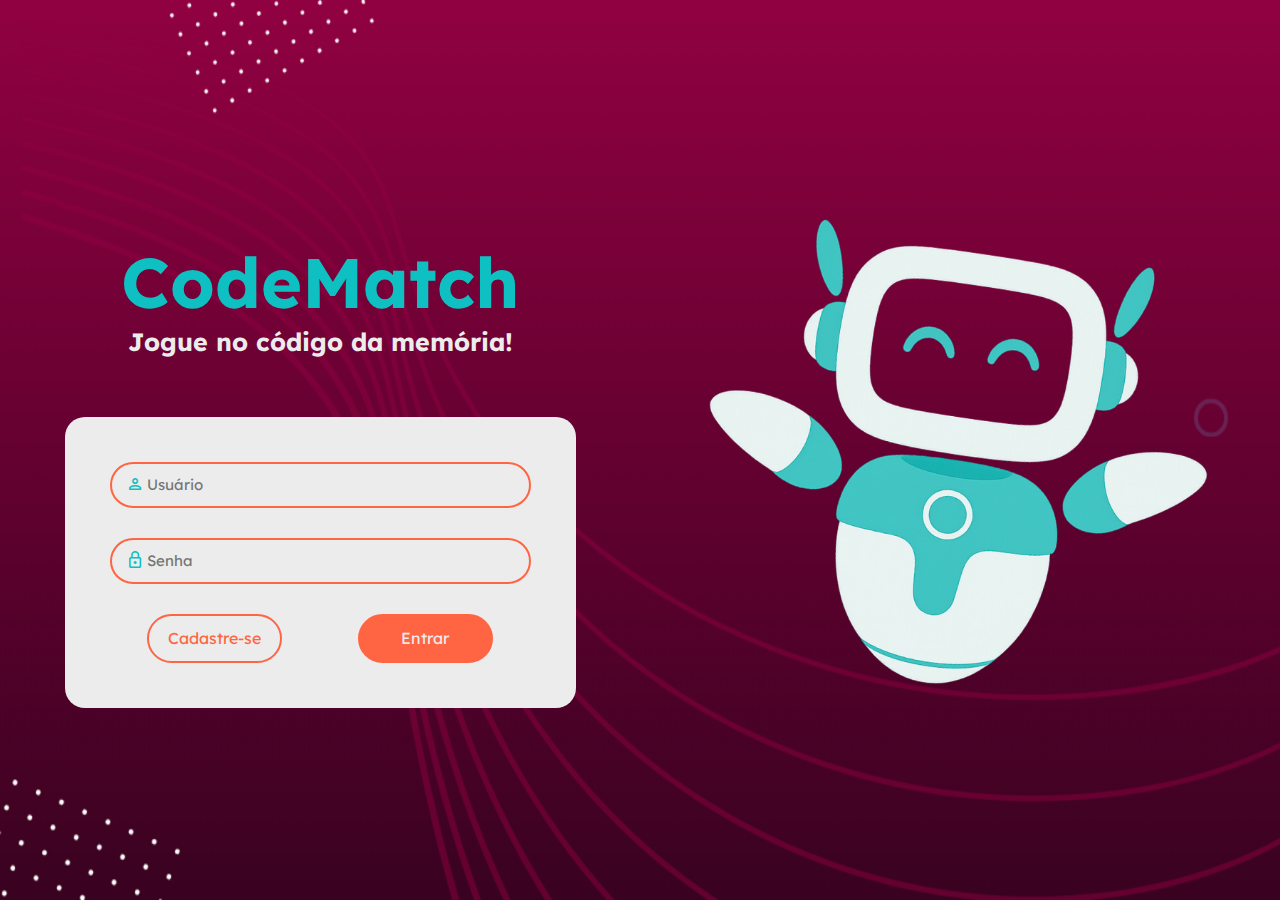
<file: public/index.html>
<!DOCTYPE html>
<html lang="pt-br">
<head>
    <meta charset="UTF-8">
    <meta name="viewport" content="width=device-width, initial-scale=1.0">
    <link rel="stylesheet" href="../css/globals.css">
    <link rel="stylesheet" href="../css/index.css">
    <link rel="icon" type="image/jpg" href="../img/robito.png">
    <link rel="preconnect" href="https://fonts.googleapis.com">
    <link rel="preconnect" href="https://fonts.gstatic.com" crossorigin>
    <link href="https://fonts.googleapis.com/css2?family=Lexend+Deca:wght@100..900&display=swap" rel="stylesheet"><link rel="stylesheet" href="https://fonts.googleapis.com/css2?family=Material+Symbols+Outlined">
    <title>CodeMatch</title>
</head>
<body class="index-body">
    <section id="index-login">
        <h1>CodeMatch</h1>
        <h3>Jogue no código da memória!</h3>
        <div class="background-div standart-form-div">
            <form action="#" class="standart-form">
                <div class="input-box input-box-login">
                    <span class="material-symbols-outlined">person</span>
                    <input type="text" placeholder="Usuário" class="standart-form-items form-items-login form-items-gray" required>
                </div>
                <div class="input-box input-box-login">
                    <span class="material-symbols-outlined">lock</span>
                    <input type="password" placeholder="Senha" class="standart-form-items form-items-login form-items-gray" required>
                </div>
                <div class="standart-btn-position">
                    <a href="cadastro.html" class="standart-form-buttons form-items-gray hover-border">Cadastre-se</a>
                    <a href="config.html" class="standart-form-buttons form-items-orange hover-background">Entrar</a>
                    <!-- <button type="submit" class="standart-form-buttons form-items-orange hover-background">Entrar</button> -->
                </div>
            </form>
        </div>
    </section>
    <div class="index-logo">
        <img src="../img/robito_inclinado.png" alt="Robô verde água mascote do jogo CodeMatch">
    </div>
</body>
</html>
</file>
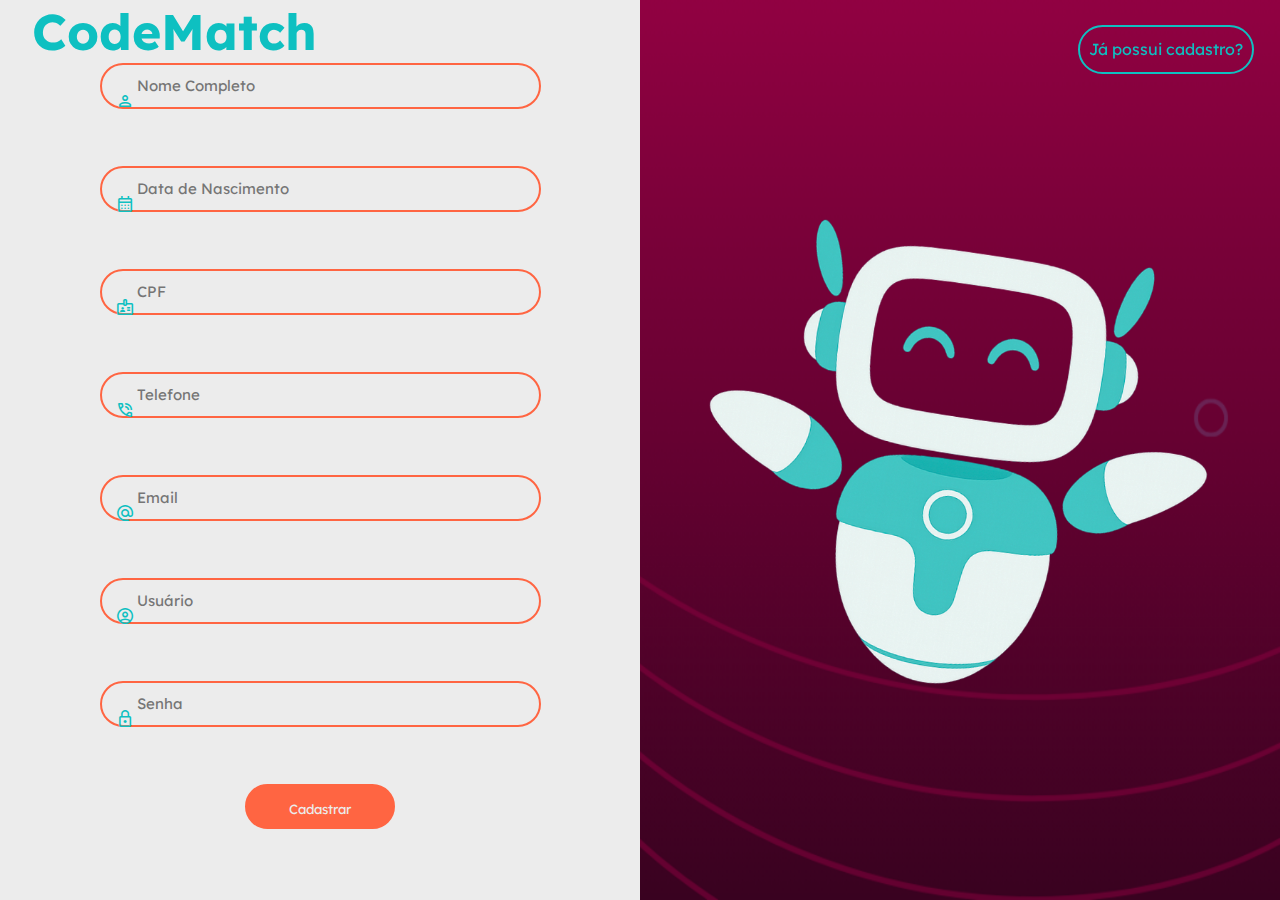
<file: public/cadastro.html>
<!DOCTYPE html>
<html lang="pt-br">
<head>
    <meta charset="UTF-8">
    <meta name="viewport" content="width=device-width, initial-scale=1.0">
    <link rel="stylesheet" href="../css/globals.css">
    <link rel="stylesheet" href="../css/index.css">
    <link rel="stylesheet" href="../css/cadastro.css">
    <link rel="icon" type="image/jpg" href="../img/robito.png">
    <link rel="preconnect" href="https://fonts.googleapis.com">
    <link rel="preconnect" href="https://fonts.gstatic.com" crossorigin>
    <link href="https://fonts.googleapis.com/css2?family=Lexend+Deca:wght@100..900&display=swap" rel="stylesheet">
    <link rel="stylesheet" href="https://fonts.googleapis.com/css2?family=Material+Symbols+Outlined">
    <title>CodeMatch - Cadastro</title>
</head>
<body class="index-body">
    <div id="index-cadastro">
        <div id="cadastro-title">
            <h2>CodeMatch</h2>
        </div>
        <form action="#" id="cadastro-form">
            <div class="input-box input-box-cadastro">
                <span class="material-symbols-outlined">person</span>
                <input type="text" placeholder="Nome Completo" class="standart-form-items form-items-cadastro form-items-gray" required>
            </div>
            <div class="input-box input-box-cadastro">
                <span class="material-symbols-outlined">calendar_month</span>
                <input type="text" placeholder="Data de Nascimento" class="standart-form-items form-items-cadastro form-items-gray" onfocus="this.type='date'" onblur="if (!this.value) this.type='text'" required>
            </div>
            <div class="input-box input-box-cadastro">
                <span class="material-symbols-outlined">badge</span>
                <input type="text" placeholder="CPF" class="standart-form-items form-items-cadastro form-items-gray" maxlength="14" required>
            </div>
            <div class="input-box input-box-cadastro">
                <span class="material-symbols-outlined">phone_in_talk</span>
                <input type="text" placeholder="Telefone" class="standart-form-items form-items-cadastro form-items-gray" maxlength="15" required>
            </div>
            <div class="input-box input-box-cadastro">
                <span class="material-symbols-outlined">alternate_email</span>
                <input type="email" placeholder="Email" class="standart-form-items form-items-cadastro form-items-gray" required>
            </div>
            <div class="input-box input-box-cadastro">
                <span class="material-symbols-outlined">account_circle</span>
                <input type="text" placeholder="Usuário" class="standart-form-items form-items-cadastro form-items-gray" required>
            </div>
            <div class="input-box input-box-cadastro">
                <span class="material-symbols-outlined">lock</span>
                <input type="password" placeholder="Senha" class="standart-form-items form-items-cadastro form-items-gray" required>
            </div>
            <div class="standart-btn-position">
                <button type="submit" class="standart-form-buttons form-items-orange hover-background">Cadastrar</button>
            </div>
        </form>
    </div>
    <div class="index-logo">
        <img src="../img/robito_inclinado.png" alt="Robô verde água mascote do jogo CodeMatch">
        <a href="index.html" id="cadastro-link" class="form-items-green hover-border">Já possui cadastro?</a>
    </div>
    
    <script src="../js/validation.js"></script>
</body>
</html>
</file>
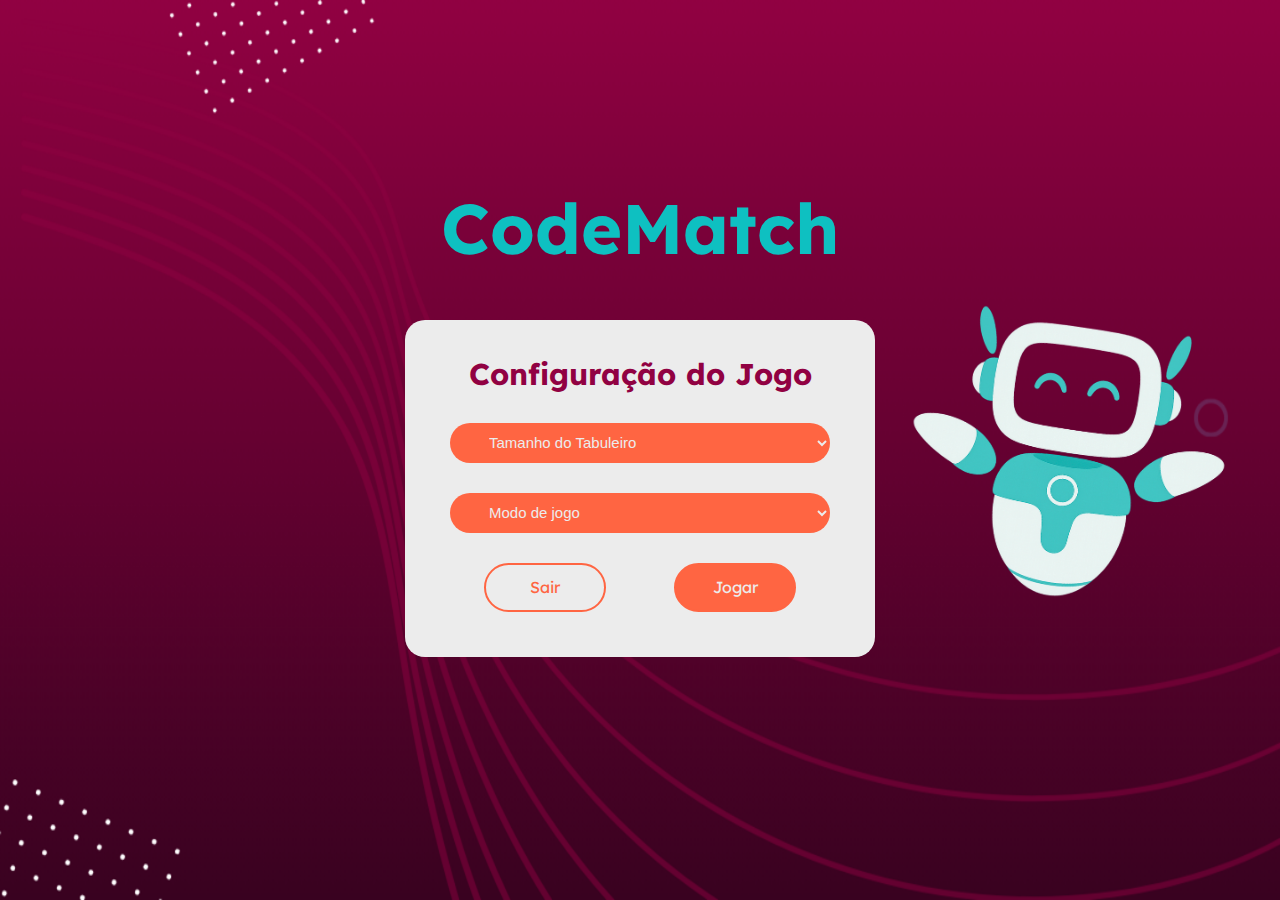
<file: public/config.html>
<!DOCTYPE html>
<html lang="pt-br">
<head>
    <meta charset="UTF-8">
    <meta name="viewport" content="width=device-width, initial-scale=1.0">
    <link rel="stylesheet" href="../css/globals.css">
    <link rel="stylesheet" href="../css/index.css">
    <link rel="stylesheet" href="../css/config.css">
    <link rel="icon" type="image/png" href="../img/robito.png">
    <link rel="preconnect" href="https://fonts.googleapis.com">
    <link rel="preconnect" href="https://fonts.gstatic.com" crossorigin>
    <link href="https://fonts.googleapis.com/css2?family=Lexend+Deca:wght@100..900&display=swap" rel="stylesheet"><link rel="stylesheet" href="https://fonts.googleapis.com/css2?family=Material+Symbols+Outlined" />
    <title>CodeMatch</title>
</head>
<body class="index-body">
    <section id="config-game">
        <h1>CodeMatch</h1>
        <div class="background-div standart-form-div">
            <h2>Configuração do Jogo</h2>
            <select class="select-game" name="size-game">
                <option selected hidden>Tamanho do Tabuleiro</option>
                <option value="2">2x2</option>
                <option value="4">4x4</option>
                <option value="6">6x6</option>
                <option value="8">8x8</option>
            </select>

            <select class="select-game" name="game-mode">
                <option selected hidden>Modo de jogo</option>
                <option value="classico">Clássico</option>
                <option value="contra-tempo">Contra o tempo</option>
            </select>

            <div class="standart-btn-position">
                <a href="index.html" class="standart-form-buttons form-items-gray hover-border">Sair</a>
                <a href="./partida/classico_seis.html" class="standart-form-buttons form-items-orange hover-background">Jogar</a>
            </div>
        </div>

        <img src="../img/robito_inclinado.png" alt="Robô verde água mascote do jogo CodeMatch">

    </section>
</body>
</html>
</file>
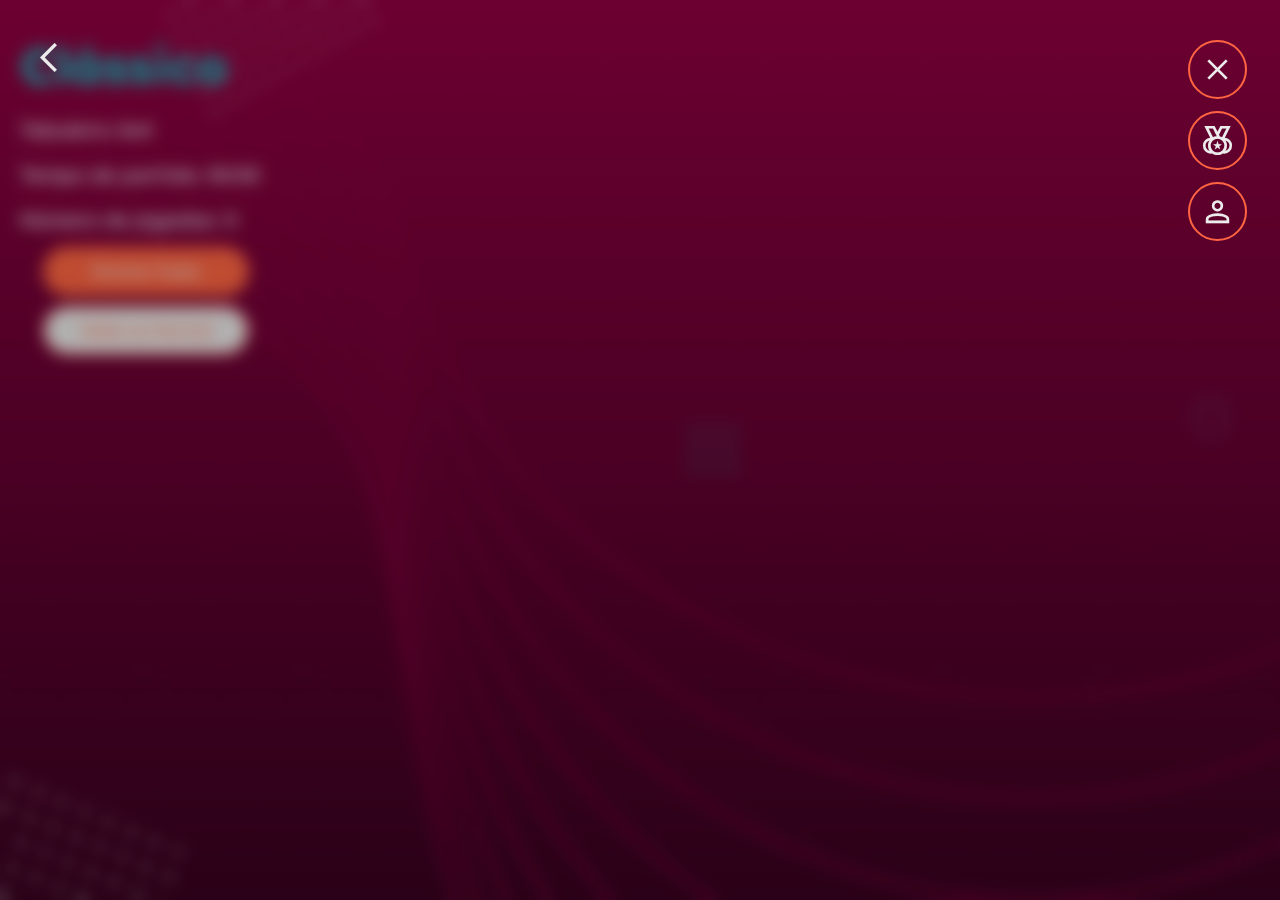
<file: public/jogo.html>
<!DOCTYPE html>
<html lang="pt-br">

<head>
  <meta charset="UTF-8">
  <meta name="viewport" content="width=device-width, initial-scale=1.0">
  <link rel="stylesheet" href="../css/globals.css">
  <link rel="stylesheet" href="../css/index.css">
  <link rel="stylesheet" href="../css/cadastro.css">
  <link rel="stylesheet" href="../css/partida.css">
  <link rel="stylesheet" href="../css/blur.css">
  <link rel="stylesheet" href="../css/trapaca.css">
  <link rel="icon" type="image/jpg" href="../img/robito.png">
  <link rel="preconnect" href="https://fonts.googleapis.com">
  <link rel="preconnect" href="https://fonts.gstatic.com" crossorigin>
  <link href="https://fonts.googleapis.com/css2?family=Lexend+Deca:wght@100..900&display=swap" rel="stylesheet">
  <link rel="stylesheet" href="https://fonts.googleapis.com/css2?family=Material+Symbols+Outlined">
  <title>CodeMatch</title>
</head>

<body class="index-body">
  <div class="botao-voltar">
    <a href="config.html">
      <span class="material-symbols-outlined">arrow_back_ios</span>
    </a>
  </div>

  <section id="partida">
    <div class="partida-info">
      <h1 id="modoTitulo"></h1>
      <p id="infoTabuleiro">Tabuleiro 4x4</p>

      <p id="infoTempoClassico">Tempo de partida: 00:00</p>

      <p id="infoJogadas">Número de jogadas: 0</p>

      <div class="relogio center" id="relogioRegressivo" style="display: none;">
        <h2 id="infoTempoRegresivo">00:00</h2>
      </div>

      <div class="botoes-trapaca">
        <a href="#" id="btn-mostrar-todas" class="standart-form-buttons form-items-orange hover-background">
          Mostrar Todas
        </a>
        <a href="#" id="btn-voltar-normal" class="standart-form-buttons form-items-gray hover-border">
          Voltar ao Normal
        </a>
      </div>
    </div>

    <div class="partida-jogo center">
      <div class="tabuleiro"></div>
    </div>

    <div class="partida-buttons">
      <a href="#" id="btn-desistir" title="Desistir" class="buttons-desistir">
        <span class="material-symbols-outlined">close</span>
      </a>

      <a href="ranking.html" title="Ranking Global">
        <span class="material-symbols-outlined">social_leaderboard</span>
      </a>

      <a href="perfil.html" title="Perfil">
        <span class="material-symbols-outlined">person</span>
      </a>
    </div>

    <div id="desistencia-modal" class="overlay" style="display: none;">
      <div class="background-div standart-form-div modal-box">
        <h2 id="modal-titulo">Deseja realmente desistir?</h2>
        <p id="modal-mensagem">Todo o seu progresso será perdido.</p>
        <div class="standart-btn-position">
          <a href="#" id="modal-cancelar" class="standart-form-buttons form-items-gray hover-border">Não</a>
          <a href="perfil.html" id="modal-confirmar"
            class="standart-form-buttons form-items-orange hover-background">Sim</a>
        </div>
      </div>
    </div>
  </section>

  <script src="../js/tabuleiro.js"></script>
  <script src="../js/jogo.js"></script>
  <script src="../js/trapaca.js"></script>
</body>

</html>
</file>
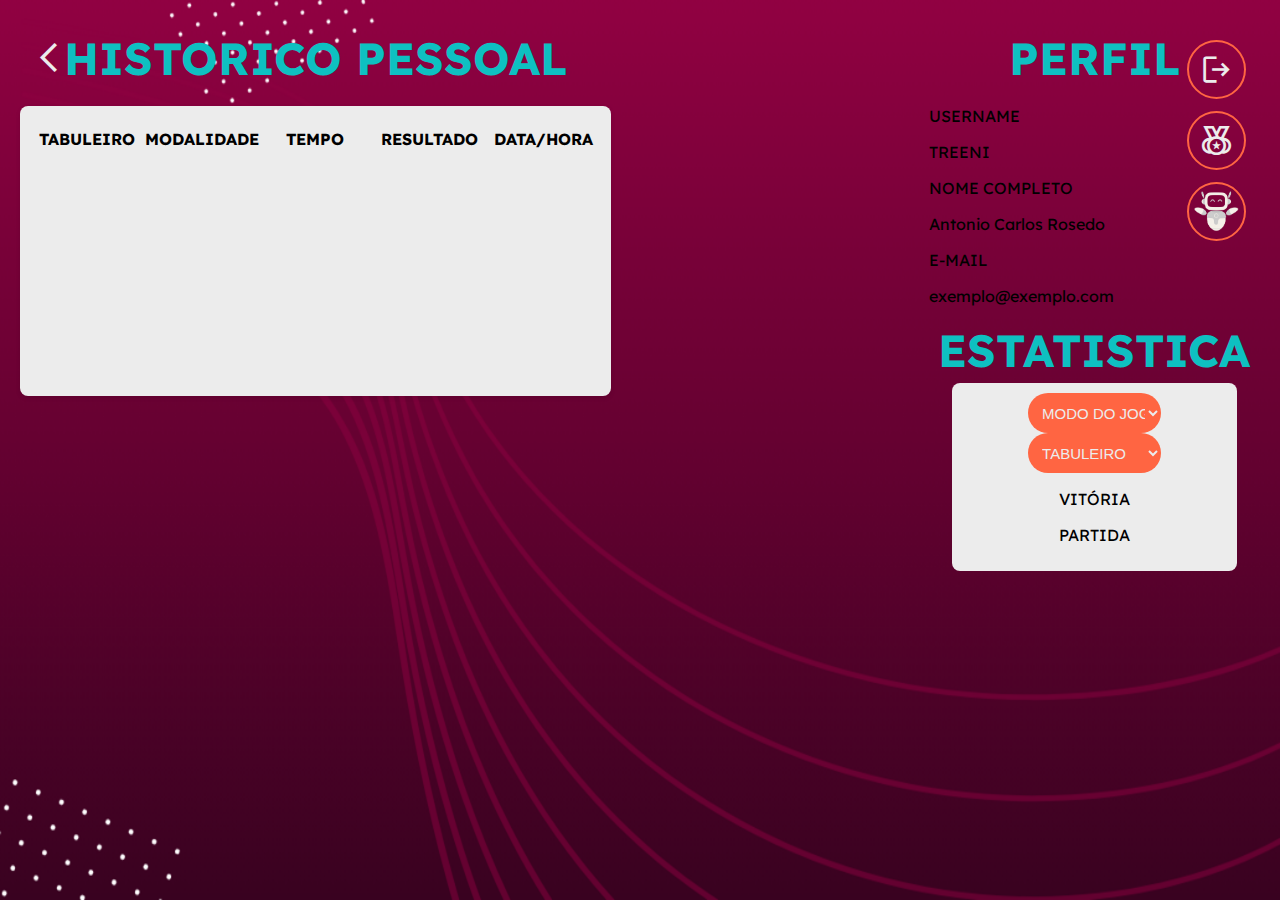
<file: public/perfil.html>
<!DOCTYPE html>
<html lang="pt-br">

<head>
    <meta charset="UTF-8">
    <meta name="viewport" content="width=device-width, initial-scale=1.0">
    <link rel="stylesheet" href="../css/globals.css">
    <link rel="stylesheet" href="../css/perfil.css">
    <link rel="icon" type="image/png" href="../img/robito.png">
    <link rel="preconnect" href="https://fonts.googleapis.com">
    <link rel="preconnect" href="https://fonts.gstatic.com" crossorigin>
    <link href="https://fonts.googleapis.com/css2?family=Lexend+Deca:wght@100..900&display=swap" rel="stylesheet">
    <link rel="stylesheet" href="https://fonts.googleapis.com/css2?family=Material+Symbols+Outlined" />
    <title>CodeMatch</title>
</head>

<body class="perfil-body">
    <div class="botao-voltar">
        <a href="javascript:history.back()"><span class="material-symbols-outlined">arrow_back_ios</span></a>
    </div>

    <section id="perfil-table">
        <div class="div-pagina">
            <div class="div-tabela">
                <h2>HISTORICO PESSOAL</h2>
                <table class="table-perfil">
                    <tr>
                        <th>TABULEIRO</th>
                        <th>MODALIDADE</th>
                        <th>TEMPO</th>
                        <th>RESULTADO</th>
                        <th>DATA/HORA</th>
                    </tr>
                    <tr>
                        <td>8x8</td>
                        <td>CONTRA O TEMPO</td>
                        <td>11:00</td>
                        <td>VITÓRIA</td>
                        <td>08/09/2025 - 16:54</td>
                    </tr>
                    <tr>
                        <td>8x8</td>
                        <td>CONTRA O TEMPO</td>
                        <td>11:00</td>
                        <td>VITÓRIA</td>
                        <td>08/09/2025 - 16:54</td>
                    </tr>
                    <tr>
                        <td>8x8</td>
                        <td>CONTRA O TEMPO</td>
                        <td>11:00</td>
                        <td>VITÓRIA</td>
                        <td>08/09/2025 - 16:54</td>
                    </tr>
                    <tr>
                        <td>8x8</td>
                        <td>CONTRA O TEMPO</td>
                        <td>11:00</td>
                        <td>VITÓRIA</td>
                        <td>08/09/2025 - 16:54</td>
                    </tr>
                </table>
            </div>
        </div>
            <div class="div-info-perfil">
                <h2>PERFIL</h2>
                <div class="personal_info">
                    <p class="title">USERNAME</p>
                    <p class="content">TREENI</p>
                    <p class="title">NOME COMPLETO</p>
                    <p class="content">Antonio Carlos Rosedo</p>
                    <p class="title">E-MAIL</p>
                    <p class="content">exemplo@exemplo.com</p>
                </div>
                <div class="div-estatistica">
                    <h2>ESTATISTICA</h2>
                    <div class="estatistica">
                        <select class="select-game" name="size-game">
                            <option selected hidden>MODO DO JOGO</option>
                            <option value="2">QUALQUER</option>
                            <option value="4">CLASSICO</option>
                            <option value="6">CONTRA TEMPO</option>
                        </select>
                        <select class="select-game" name="size-game">
                            <option selected hidden>TABULEIRO</option>
                            <option value="2">TODOS</option>
                            <option value="4">2X2</option>
                            <option value="6">4X4</option>
                            <option value="6">6X6</option>
                            <option value="6">8X8</option>
                        </select>
                        <div class="test">
                            <p class="title">VITÓRIA</p>
                            <p class="title">PARTIDA</p>
                        </div>
                    </div>
                </div>
            </div>
    </section>

    <div class="partida-buttons buttons-absolute">
        <a href="index.html" title="Sair">
            <span class="material-symbols-outlined">logout</span>
        </a>
        <a href="ranking.html" title="Ranking Global">
            <span class="material-symbols-outlined">social_leaderboard</span>
        </a>
        <a href="perfil.html" title="Jogar agora!">
            <img src="../img/robito_branco.png" alt="">
        </a>
    </div>
    <!-- <section class="index-logo">
        <img src="../img/robito_inclinado.png" alt="Robô verde água mascote do jogo CodeMatch">
    </section> -->
</body>

</html>
</file>
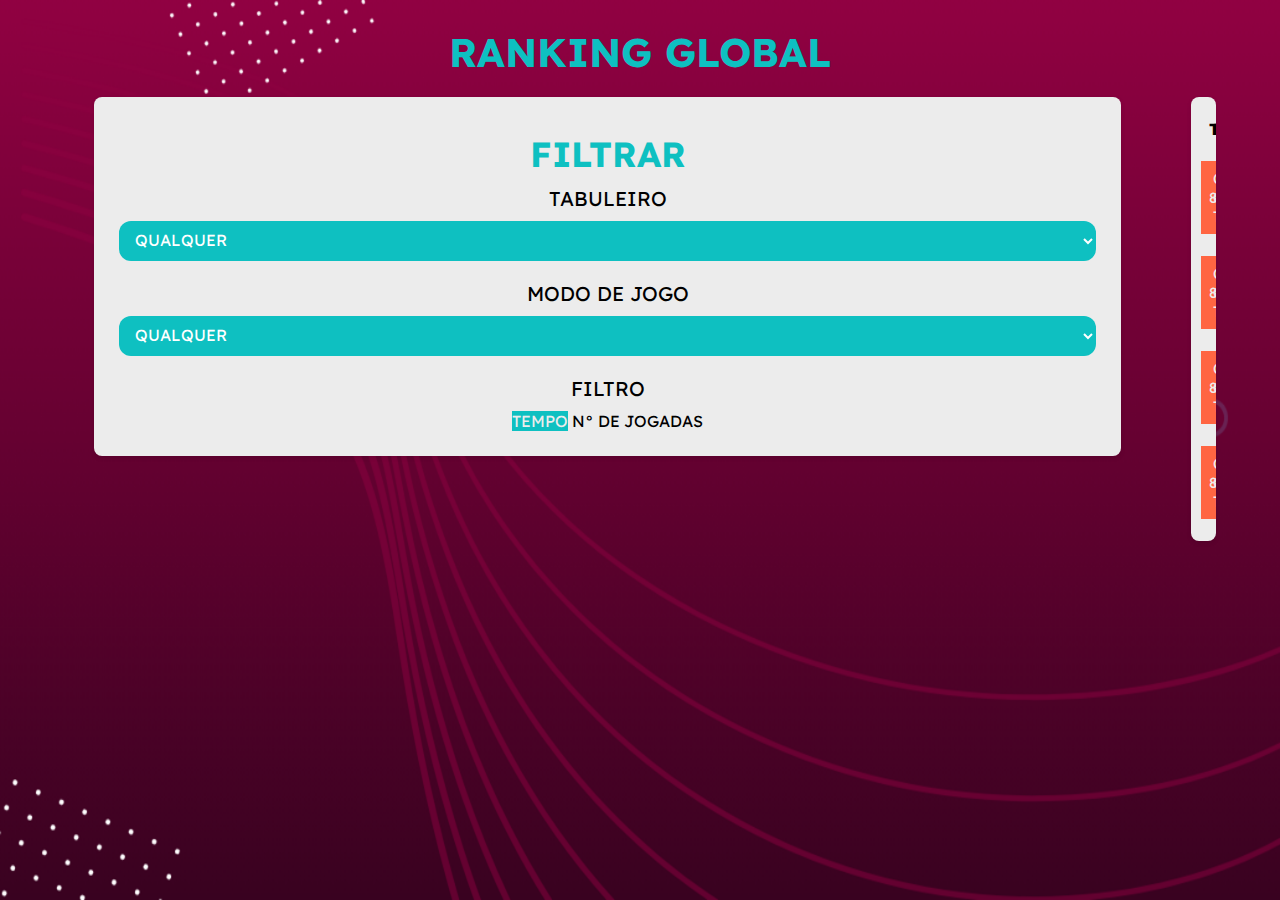
<file: public/ranking.html>
<!DOCTYPE html>
<html lang="pt-br">

<head>
    <meta charset="UTF-8">
    <meta name="viewport" content="width=device-width, initial-scale=1.0">
    <link rel="stylesheet" href="../css/globals.css">
    <link rel="stylesheet" href="../css/index.css">
    <link rel="stylesheet" href="../css/config.css">
    <link rel="stylesheet" href="../css/ranking.css">
    <link rel="stylesheet" href="../css/config_temporario.css">
    <link rel="icon" type="image/png" href="../img/robito.png">
    <link rel="preconnect" href="https://fonts.googleapis.com">
    <link rel="preconnect" href="https://fonts.gstatic.com" crossorigin>
    <link href="https://fonts.googleapis.com/css2?family=Lexend+Deca:wght@100..900&display=swap" rel="stylesheet">
    <link rel="stylesheet" href="https://fonts.googleapis.com/css2?family=Material+Symbols+Outlined" />
    <title>CodeMatch</title>
</head>

<body class="index-body">
    <section id="ranking">
        <h1>RANKING GLOBAL</h1>
        <div class="div-pagina">
            <div class="div-filtro">
                <h2>FILTRAR</h2>
                <div class="filtrar-ranking">
                    <p>TABULEIRO</p>
                    <select class="select-game" name="size-game">
                        <option selected hidden>QUALQUER</option>
                        <option value="1">2X2</option>
                        <option value="2">4X4</option>
                        <option value="3">6X6</option>
                        <option value="4">8X8</option>
                    </select>
                    <p>MODO DE JOGO</p>
                    <select class="select-game" name="size-game">
                        <option selected hidden>QUALQUER</option>
                        <option value="1">CLÁSSICO</option>
                        <option value="2">CONTRA TEMPO</option>
                    </select>
                    <p>FILTRO</p>
                    <input type="radio" id="filtro-tempo" name="filtro" checked>
                    <label for="filtro-tempo">TEMPO</label>

                    <input type="radio" id="filtro-jogadas" name="filtro">
                    <label for="filtro-jogadas">N° DE JOGADAS</label>
                </div>
            </div>
            <div class="div-ranking">
                <table class="table-ranking">
                    <tr>
                        <th>TABULEIRO</th>
                        <th>MODALIDADE</th>
                        <th>TEMPO</th>
                        <th>RESULTADO</th>
                        <th>DATA/HORA</th>
                    </tr>
                    <tr>
                        <td>8x8</td>
                        <td>CONTRA O TEMPO</td>
                        <td>11:00</td>
                        <td>VITÓRIA</td>
                        <td>08/09/2025 - 16:54</td>
                    </tr>
                    <tr>
                        <td>8x8</td>
                        <td>CONTRA O TEMPO</td>
                        <td>11:00</td>
                        <td>VITÓRIA</td>
                        <td>08/09/2025 - 16:54</td>
                    </tr>
                    <tr>
                        <td>8x8</td>
                        <td>CONTRA O TEMPO</td>
                        <td>11:00</td>
                        <td>VITÓRIA</td>
                        <td>08/09/2025 - 16:54</td>
                    </tr>
                    <tr>
                        <td>8x8</td>
                        <td>CONTRA O TEMPO</td>
                        <td>11:00</td>
                        <td>VITÓRIA</td>
                        <td>08/09/2025 - 16:54</td>
                    </tr>
                </table>
            </div>
        </div>
    </section>
</body>

</html>
</file>
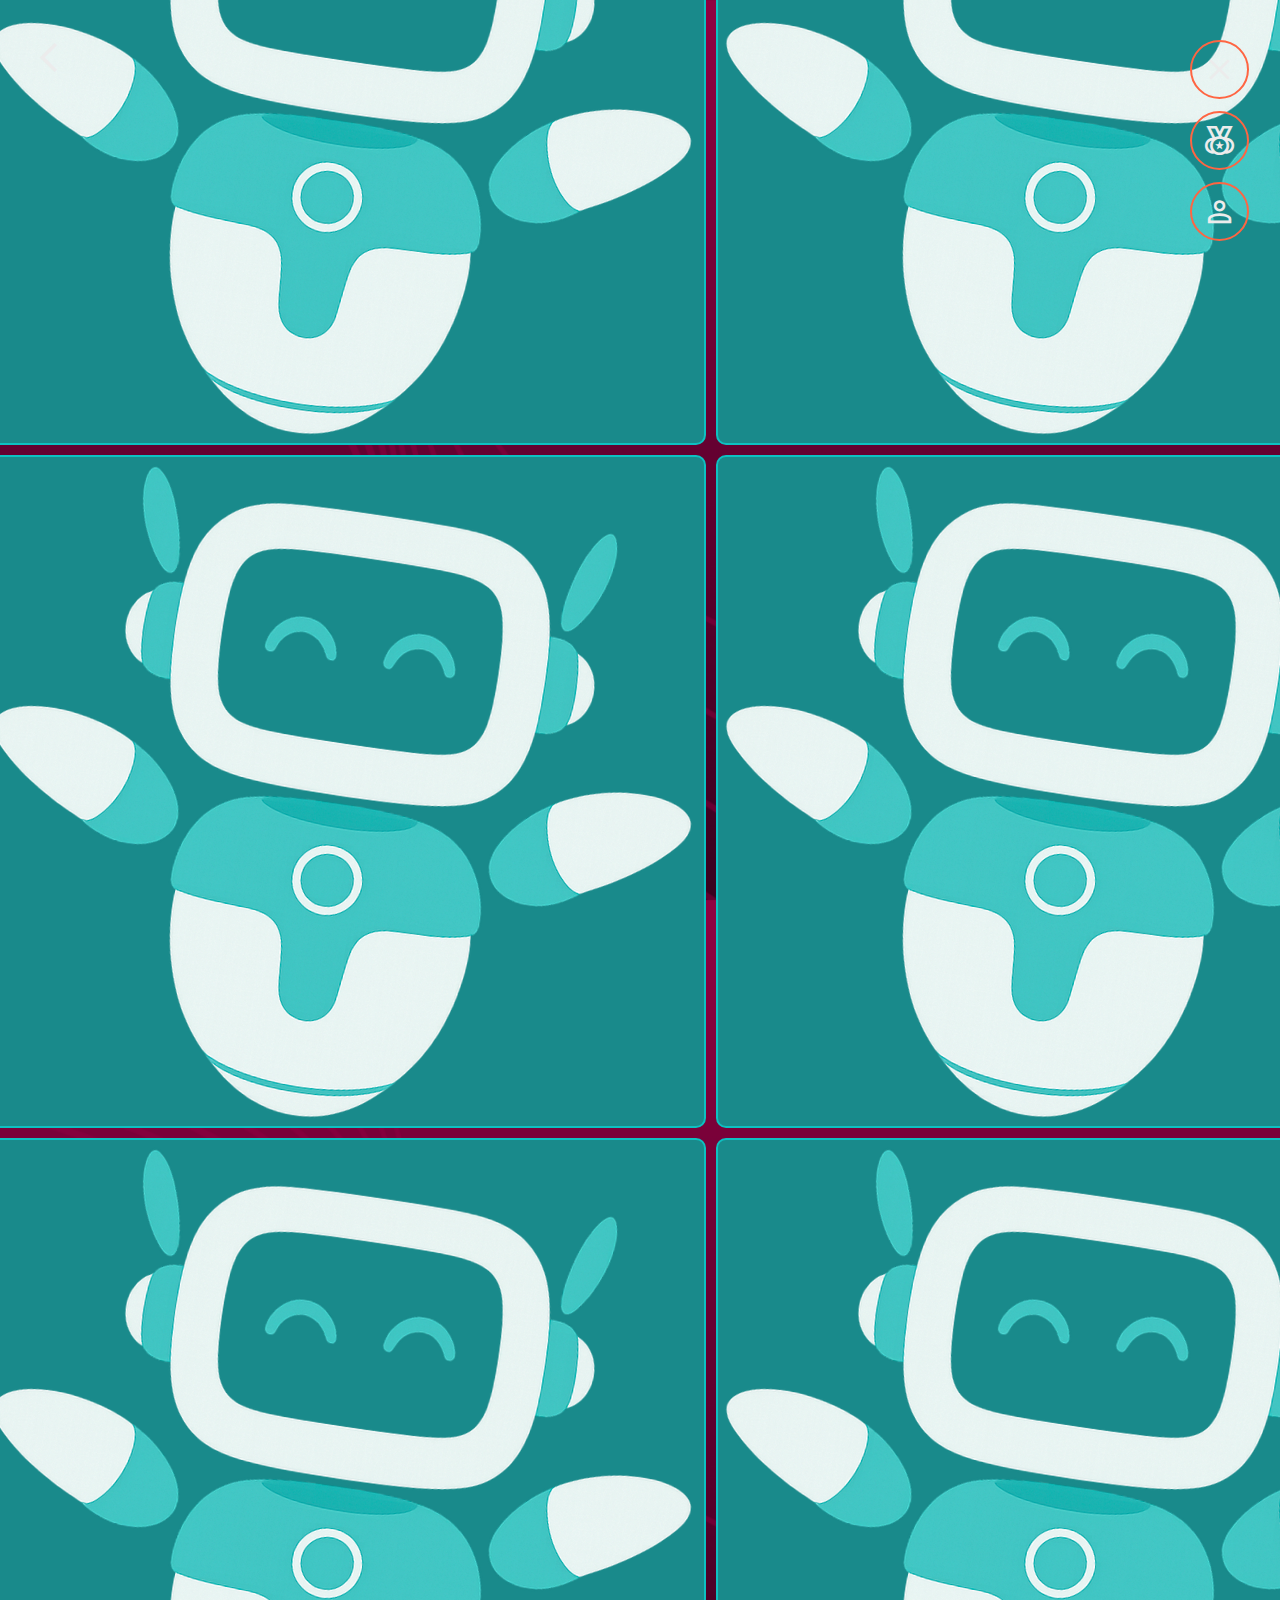
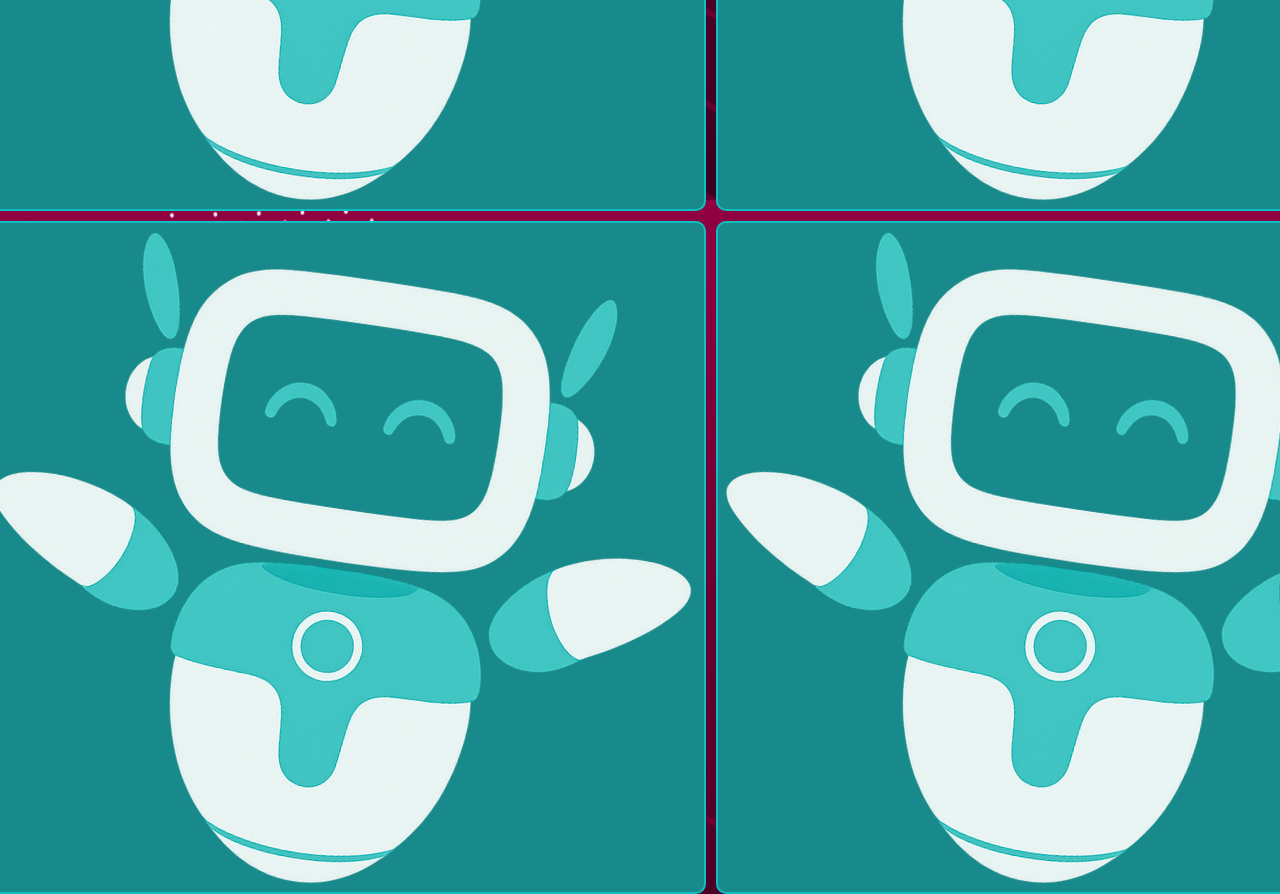
<file: public/partida/contra_tempo.html>
<!DOCTYPE html>
<html lang="pt-br">
<head>
    <meta charset="UTF-8">
    <meta name="viewport" content="width=device-width, initial-scale=1.0">
    <link rel="stylesheet" href="../../css/globals.css">
    <link rel="stylesheet" href="../../css/index.css">
    <link rel="stylesheet" href="../../css/cadastro.css">
    <link rel="stylesheet" href="../../css/partida.css">
    <link rel="icon" type="image/png" href="../../img/robito.png">
    <link rel="preconnect" href="https://fonts.googleapis.com">
    <link rel="preconnect" href="https://fonts.gstatic.com" crossorigin>
    <link href="https://fonts.googleapis.com/css2?family=Lexend+Deca:wght@100..900&display=swap" rel="stylesheet"><link rel="stylesheet" href="https://fonts.googleapis.com/css2?family=Material+Symbols+Outlined">
    <title>CodeMatch</title>
</head>
<body class="index-body">
    <div class="botao-voltar">
        <a href="../config.html"><span class="material-symbols-outlined">arrow_back_ios</span></a>
    </div>
    <section id="partida">
        <div class="partida-info">
            <h1>Contra o Tempo</h1>
            <p>Tabuleiro 6x6</p>
            <p>Número de jogadas: 10</p>
            <div class="relogio center">
                <h2>00:55</h2>
            </div>
            <div class="botao-trapaca">
                <a href="contra_tempo_trapaca.html" class="standart-form-buttons form-items-gray hover-border">Modo Trapaça</a>
            </div>
        </div>
        <div class="partida-jogo center">
            <div class="tabuleiro">
                <div class="carta size-6">
                    <img src="../../img/robito_inclinado.png" alt="Imagem mascote robô" class="size-6">
                </div>
                <div class="carta size-6">
                    <img src="../../img/robito_inclinado.png" alt="Imagem mascote robô" class="size-6">
                </div>
                <div class="carta size-6">
                    <img src="../../img/robito_inclinado.png" alt="Imagem mascote robô" class="size-6">
                </div>
                <div class="carta size-6">
                    <img src="../../img/robito_inclinado.png" alt="Imagem mascote robô" class="size-6">
                </div>
                <div class="carta size-6">
                    <img src="../../img/robito_inclinado.png" alt="Imagem mascote robô" class="size-6">
                </div>
                <div class="carta size-6">
                    <img src="../../img/robito_inclinado.png" alt="Imagem mascote robô" class="size-6">
                </div>
                <div class="carta size-6">
                    <img src="../../img/robito_inclinado.png" alt="Imagem mascote robô" class="size-6">
                </div>
                <div class="carta size-6">
                    <img src="../../img/robito_inclinado.png" alt="Imagem mascote robô" class="size-6">
                </div>
                <div class="carta size-6">
                    <img src="../../img/robito_inclinado.png" alt="Imagem mascote robô" class="size-6">
                </div>
                <div class="carta size-6">
                    <img src="../../img/robito_inclinado.png" alt="Imagem mascote robô" class="size-6">
                </div>
                <div class="carta size-6">
                    <img src="../../img/robito_inclinado.png" alt="Imagem mascote robô" class="size-6">
                </div>
                <div class="carta size-6">
                    <img src="../../img/robito_inclinado.png" alt="Imagem mascote robô" class="size-6">
                </div>
                <div class="carta size-6">
                    <img src="../../img/robito_inclinado.png" alt="Imagem mascote robô" class="size-6">
                </div>
                <div class="carta size-6">
                    <img src="../../img/robito_inclinado.png" alt="Imagem mascote robô" class="size-6">
                </div>
                <div class="carta size-6">
                    <img src="../../img/robito_inclinado.png" alt="Imagem mascote robô" class="size-6">
                </div>
                <div class="carta size-6">
                    <img src="../../img/robito_inclinado.png" alt="Imagem mascote robô" class="size-6">
                </div>
                <div class="carta size-6">
                    <img src="../../img/robito_inclinado.png" alt="Imagem mascote robô" class="size-6">
                </div>
                <div class="carta size-6">
                    <img src="../../img/robito_inclinado.png" alt="Imagem mascote robô" class="size-6">
                </div>
                <div class="carta size-6">
                    <img src="../../img/robito_inclinado.png" alt="Imagem mascote robô" class="size-6">
                </div>
                <div class="carta size-6">
                    <img src="../../img/robito_inclinado.png" alt="Imagem mascote robô" class="size-6">
                </div>
                <div class="carta size-6">
                    <img src="../../img/robito_inclinado.png" alt="Imagem mascote robô" class="size-6">
                </div>
                <div class="carta size-6">
                    <img src="../../img/robito_inclinado.png" alt="Imagem mascote robô" class="size-6">
                </div>
                <div class="carta size-6">
                    <img src="../../img/robito_inclinado.png" alt="Imagem mascote robô" class="size-6">
                </div>
                <div class="carta size-6">
                    <img src="../../img/robito_inclinado.png" alt="Imagem mascote robô" class="size-6">
                </div>
                <div class="carta size-6">
                    <img src="../../img/robito_inclinado.png" alt="Imagem mascote robô" class="size-6">
                </div>
                <div class="carta size-6">
                    <img src="../../img/robito_inclinado.png" alt="Imagem mascote robô" class="size-6">
                </div>
                <div class="carta size-6">
                    <img src="../../img/robito_inclinado.png" alt="Imagem mascote robô" class="size-6">
                </div>
                <div class="carta size-6">
                    <img src="../../img/robito_inclinado.png" alt="Imagem mascote robô" class="size-6">
                </div>
                <div class="carta size-6">
                    <img src="../../img/robito_inclinado.png" alt="Imagem mascote robô" class="size-6">
                </div>
                <div class="carta size-6">
                    <img src="../../img/robito_inclinado.png" alt="Imagem mascote robô" class="size-6">
                </div>
                <div class="carta size-6">
                    <img src="../../img/robito_inclinado.png" alt="Imagem mascote robô" class="size-6">
                </div>
                <div class="carta size-6">
                    <img src="../../img/robito_inclinado.png" alt="Imagem mascote robô" class="size-6">
                </div>
                <div class="carta size-6">
                    <img src="../../img/robito_inclinado.png" alt="Imagem mascote robô" class="size-6">
                </div>
                <div class="carta size-6">
                    <img src="../../img/robito_inclinado.png" alt="Imagem mascote robô" class="size-6">
                </div>
                <div class="carta size-6">
                    <img src="../../img/robito_inclinado.png" alt="Imagem mascote robô" class="size-6">
                </div>
                <div class="carta size-6">
                    <a href="blur_contra.html"><img src="../../img/robito_inclinado.png" alt="Imagem mascote robô" class="size-6"></a>
                </div>
            </div>
        </div>
        <div class="partida-buttons">
            <a href="blur_desisistir.html" title="Desistir" class="buttons-desistir">
                <span class="material-symbols-outlined">close</span>
            </a>
            <a href="../ranking.html" title="Ranking Global">
                <span class="material-symbols-outlined">social_leaderboard</span>
            </a>
            <a href="../perfil.html" title="Perfil">
                <span class="material-symbols-outlined">person</span>
            </a>
        </div>
    </section>
</body>
</html>
</file>
<file: css/globals.css>
:root{
    /* Cores */
    --light-red: #910142;
    --dark-red: #390220;
    --standart-red: #6c043c;
    --green-blue: #0ec0c1;
    --dark-green-blue: #198a8b;
    --light-gray: #ececec;
    --orange: #ff6542;
    --black: #000000;

    /* Fontes */
    --h1: 70px;
    --h2: 50px;
    --h3: 25px;
    --icon: 35px;
    --p: 20px;
    --font-family: "Lexend Deca", sans-serif;

    /* Tamanhos */
    --card-size: 14vh;
    --icon-size: 55px;
    --back-icon: 40px;
}

/* *{
    margin: 0;
    padding: 0;
} */

html, body{
    margin: 0;
    padding: 0;
    width: 100%;
    height: 100%;
    font-optical-sizing: auto;
    font-style: normal;
    font-family: var(--font-family);
}

.background-div{
    background-color: var(--light-gray);
    border-radius: 20px;
}

.form-items-orange{
    background-color: var(--orange);
    border: 2px solid var(--orange);
    color: var(--light-gray);
    font-family: var(--font-family);
}

.form-items-gray{
    background-color: var(--light-gray);
    border: 2px solid var(--orange);
    color: var(--orange);
    font-family: var(--font-family);
}

.form-items-green{
    background-color: none;
    border: 2px solid var(--green-blue);
    color: var(--green-blue);
    font-family: var(--font-family);
}

.botao-voltar {
    position: absolute;
    top: var(--back-icon);
    left: var(--back-icon);
}

.botao-voltar a{
    color: var(--light-gray);
}

.botao-voltar a:hover{
    color: var(--green-blue);
    
}

.botao-voltar a .material-symbols-outlined{
    font-size: var(--icon);
}

.partida-buttons {
  display: flex;
  flex-direction: column;
  gap: 12px;          
  align-items: center; 
  padding-top: 40px;
  width: 10%;
  z-index: 10;
}

.partida-buttons a {
  display: inline-flex;
  border: 2px solid var(--orange);
  width: var(--icon-size);
  height: var(--icon-size);
  border-radius: 50%;
  align-items: center;
  justify-content: center;
  text-decoration: none;
  cursor: pointer;
  transition: transform .12s ease, background-color .12s ease, border-color .12s ease;
  background: transparent;
  border: 2px solid var(--orange);
}

.partida-buttons .material-symbols-outlined {
  font-size: var(--icon);
  line-height: 1;
  color: var(--light-gray);
  display: inline-block;
}

.partida-buttons a:hover {
  transform: translateY(-3px);
  border: 2px solid var(--green-blue);
}

.buttons-absolute{
  position: absolute;
  top: 0;
  right: 0;
}

.partida-buttons a img {
    width: 45px;
}
</file>
<file: css/index.css>
.index-body{
    display: flex;
    background: linear-gradient(to bottom, var(--light-red), var(--dark-red));
    background-image: url('../img/background_index.png') !important;
    background-repeat: round;
}

#index-login{
    width: 50%;
    text-align: left;
    align-items: center;
    display: flex;
    flex-direction: column;
    justify-content: center;
    align-items: center;
    text-align: center;  
}

#index-login h1{
    font-size: var(--h1);
    font-weight: bold;
    color: var(--green-blue);
    margin-bottom: 0;
}

#index-login h3{
    font-size: var(--h3);
    font-weight: bold;
    color: var(--light-gray);
    margin-bottom: 60px;
    margin-top: 0;
}

.index-logo{
    width: 50%;
    display: grid;
    place-items: center;
}

.index-logo img{
    width: 80%;
}

.standart-form-div {
    display: flex;
    flex-direction: column;
    background-color: var(--light-gray);
    padding: 45px;
    border-radius: 20px;
}

.standart-form{
    display: contents !important;
}

.input-box {
    position: relative;
    width: 100%;
}

.input-box .material-symbols-outlined {
    position: absolute;
    left: 15px;
    top: 29%;
    transform: translateY(-50%);
    color: var(--green-blue);
    pointer-events: none;
    font-size: 20px;
}

.standart-form-items{
    border-radius: 30px;
    width: 380px;
    height: 40px;
    margin-bottom: 30px;
    color: var(--black);
    padding-left: 35px;
}

.standart-form-items:focus{
    border-color: var(--green-blue) !important;
    outline: none;
}

.standart-form-items::placeholder{
    font-size: 15px;
    padding: 0;
}

.standart-btn-position{
    justify-content: center;
    display: flex;
}

.standart-form-buttons{
    border-radius: 30px;
    width: 150px;
    height: 45px;
    margin: 0 9%;
    text-decoration: none;
    line-height: 45px;
}

.hover-border:hover{
    background-color: var(--light-gray);
    border: 2px solid var(--green-blue);
    color: var(--green-blue);
}

.hover-background:hover{
    background-color: var(--green-blue);
    border: 2px solid var(--green-blue);
    color: var(--light-gray);
}
</file>
<file: css/cadastro.css>
#index-cadastro{
    width: 50%;
    display: grid;
    place-items: center;
    background-color: var(--light-gray);
    padding: 0 0 10vh 0;
}

#cadastro-title{
    width: 100%;
    text-align: left;
    padding-left: 10%;
}

#index-cadastro h2{
    font-size: var(--h2);
    font-weight: bold;
    color: var(--green-blue);
    margin: 0;
}

#cadastro-link{
    border-radius: 30px;
    height: 45px;
    margin: 0 9%;
    padding: 0 9px;
    text-decoration: none;
    line-height: 45px;
    position: fixed;
    top: 25px;
    right: -7%;
}

#cadastro-link:hover{
    background-color: var(--green-blue);
    color: var(--standart-red);
}

.standart-form-items.erro {
    border: 2px solid var(--dark-red)!important;
    background-color: var(--light-gray)!important;
}

.form-items-cadastro {
    width: 400px;
}

.input-box-cadastro .material-symbols-outlined {
    left: 15px;
    top: 50%;
    transform: translateY(-50%);
}

.input-box-cadastro{
    margin-bottom: 3vh !important;
}

.mensagem-erro {
    color: var(--dark-red);
    font-size: 12px;
    margin-top: 4px;
    margin-left: 35px;
    display: block;
    font-weight: 500;
}

.input-box {
    position: relative;
    margin-bottom: 8px;
}

.mensagem-erro {
    animation: slideDown 0.3s ease-out;
}

@keyframes slideDown {
    from {
        opacity: 0;
        transform: translateY(-10px);
    }
    to {
        opacity: 1;
        transform: translateY(0);
    }
}

.standart-form-items.valido {
    border: 2px solid #2ecc71 !important;
}

.input-box:has(.mensagem-erro) {
    margin-bottom: 15px;
}
</file>
<file: css/config.css>
#config-game {
    width: 100%;
    text-align: left;
    align-items: center;
    display: flex;
    flex-direction: column;
    justify-content: center;
    align-items: center;
    text-align: center;
}

#config-game h1 {
    font-size: var(--h1);
    font-weight: bold;
    color: var(--green-blue);
    margin-top: -60px;
    margin-bottom: 48px;
}

#config-game h2 {
    color: var(--light-red);
    font-size: 30px;
    margin-top: -10px;
    margin-bottom: 30px;
}

.select-game {
    background-color: var(--orange);
    border-radius: 30px;
    width: 380px;
    height: 40px;
    margin-bottom: 30px;
    color: var(--light-gray);
    padding-left: 35px;
    font-size: 15px;
    cursor: pointer;
    border: 0;
}

.select-game option {
    background-color: var(--light-gray);
    color: var(--orange);
}

.select-game:focus {
    outline: none;
}

#config-game img {
  position: absolute;
  right: 50px;
  bottom: auto;
  width: 25%;
}

@media only screen and (max-width: 1170px) {
    #config-game img {
        width: 20%;
        right: 100px;
        top: 35vh;
    }
}

@media only screen and (max-width: 1100px) {
    #config-game img {
        display: none;
    }
}
</file>
<file: css/partida.css>
#partida{
    margin: 0;
    padding: 0;
    display: flex;
    width: 100%;
    height: 100vh;
}

.partida-info {
    width: 20%;
    padding-left: 20px;
    display: flex;
    flex-direction: column;
}

.relogio h2  {
    width: 45%;
    background-color: var(--orange);
    color: var(--light-gray);
    font-size: 50px;
    text-align: center;
    border-radius: 70px;
}

.botao-trapaca {
    margin-top: auto;
    display: flex;
    text-align: center ;
    margin-bottom: 5vh;
}

.botao-trapaca a {
    background-color: transparent !important;
    width: 190px !important;
    margin: 0;
}

.partida-info h1{
    font-size: var(--h2);
    font-weight: bold;
    color: var(--green-blue);
    margin-bottom: 0;
}

.partida-info p{
    font-size: var(--p);
    color: var(--light-gray);
    margin-bottom: 0;
}

.partida-jogo {
    width: 70%;
    display: flex;
    justify-content: center;
    align-items: center;
}

.partida-buttons {
    width: 10%;
}

.tabuleiro {
  display: grid;
  grid-template-columns: repeat(6, 1fr);
  gap: 10px;
}

.carta {
  background-color: var(--dark-green-blue);
  border: 2px solid var(--green-blue);
  border-radius: 10px;
  cursor: pointer;
}

#size-6{
  width: var(--card-size);
  height: var(--card-size);
}

.partida-buttons {
  display: flex;
  flex-direction: column;
  gap: 12px;          
  align-items: center; 
  padding-top: 40px;
}

.partida-buttons a {
  display: inline-flex;
  border: 2px solid var(--orange);
  width: var(--icon-size);
  height: var(--icon-size);
  border-radius: 50%;
  align-items: center;
  justify-content: center;
  text-decoration: none;
  cursor: pointer;
  transition: transform .12s ease, background-color .12s ease, border-color .12s ease;
}

.partida-buttons .material-symbols-outlined {
  font-size: var(--icon);
  line-height: 1;
  color: var(--light-gray);
  display: inline-block;
}

.partida-buttons a {
  background: transparent;
  border: 2px solid var(--orange);
}

.partida-buttons a:hover {
  transform: translateY(-3px);
  border: 2px solid var(--green-blue);
}
</file>
<file: css/blur.css>
body.index-body {
    position: relative;
    overflow: hidden;
}

body.index-body::before {
    content: "";
    position: fixed;
    inset: 0;
    backdrop-filter: blur(8px);   
    -webkit-backdrop-filter: blur(8px);
    background: rgba(0, 0, 0, 0.25);
    z-index: 5;
    pointer-events: none; 
}

.overlay {
    position: fixed;
    inset: 0;
    background: rgba(0, 0, 0, 0.3);
    backdrop-filter: blur(8px);
    -webkit-backdrop-filter: blur(8px);
    display: flex;
    align-items: center;
    justify-content: center;
    z-index: 5;
  }
  
 .overlay h2 {
    color: var(--light-red);
    font-size: 30px;
    margin-top: 5px;
    margin-bottom: 40px;
}

.botao-voltar{
    z-index: 10;
}
</file>
<file: css/trapaca.css>
.botoes-trapaca {
  display: flex;
  gap: 10px;
  margin-top: 15px;
  flex-wrap: wrap;
}

.botoes-trapaca a {
  flex: 1;
  min-width: 140px;
  text-align: center;
}


.trapaca-revelada {
  transition: transform 0.3s ease;
}


.trapaca-revelada::after {
  content: '';
  position: absolute;
  top: 0;
  left: 0;
  right: 0;
  bottom: 0;
  border: 2px solid rgba(255, 107, 107, 0.6);
  border-radius: inherit;
  pointer-events: none;
  animation: pulsar 2s infinite;
}

@keyframes pulsar {
  0%, 100% {
    opacity: 0.4;
  }
  50% {
    opacity: 0.8;
  }
}


@media (max-width: 600px) {
  .botoes-trapaca {
    flex-direction: column;
  }
  
  .botoes-trapaca a {
    width: 100%;
  }
}
</file>
<file: css/perfil.css>
.perfil-body{
    display: flex;
    background: linear-gradient(to bottom, var(--light-red), var(--dark-red));
    background-image: url('../img/background_index.png') !important;
    background-repeat: round;
}

.div-perfil-container {
    display: flex;
    gap: 20px;
    padding: 20px;
}

#perfil-table {
    display: flex;
    width: 100%;
}

.div-pagina {
    width: 96%;
    display: flex;
    gap: 20px;
}

.div-pagina h2 {
    font-size: 45px;
    font-weight: bold;
    color: var(--green-blue);
    text-align: center;
    margin-bottom: 20px; 
    margin-top: 10px;
}

.div-info-perfil {
    width: 35%;
    border-radius: 8px;
    padding: 20px;
}

.div-info-perfil h2{
    font-size: 45px;
    font-weight: bold;
    color: var(--green-blue);
    text-align: center;
    margin-bottom: 20px; 
    margin-top: 10px;
}

.personal-info {
    position: relative;
    width: 80%;
    margin: auto;
    background-color: var(--light-gray);
    border-radius: 8px;
    display: flex;
    flex-direction: column;
    align-items: left;
    padding: 10px 10px 20px 30px;
}

.div-estatistica h2{
    font-size: 45px;
    margin-top: 10px;
    margin-bottom: 5px;
}

.estatistica {
    width: 80%;
    margin: auto;
    background-color: var(--light-gray);
    border-radius: 8px;
    padding: 10px;
    display: flex;
    align-items: center; 
    flex-direction: column;
}

.estatistica-botoes {
    display: flex;
    flex-direction: column;
    width: 100%;
    justify-content: center;
    align-items: center; 
    gap: 10px;
    margin-bottom: 10px;
}

.selects-container {
    display: flex;
    width: 100%;
    justify-content: center;
    gap: 5px;
}

.estatistica .select-game {
    width: 50%;
    margin: 0px;
    background-color: var(--orange);
    border-radius: 30px;
    height: 40px;
    color: var(--light-gray);
    padding-left: 10px;
    font-size: 15px;
    cursor: pointer;
    border: 0;
}

.estatistica-info {
    display: flex;
    justify-content: center;
    align-items: center;
    gap: 20px;
    margin: 0;
}

.estatistica-item {
    display: flex;
    flex-direction: column;
    align-items: center;
}

.estatistica-item .title {
    font-size: 25px;
    color: var(--orange);
    font-weight: bold;
    margin-bottom: 5px;
}

.estatistica-item .content {
    font-size: 40px;
    color: var(--black);
    margin-top: -5px;
}

.personal-info .title {
    font-size: 20px;
    font-weight: bold;
    color: var(--orange);
    margin-top: 5px;
    margin-bottom: 5px;
    text-align: left;   
}

.personal-info .content {
    font-size: 18px;
    color: var(--black);
    margin-bottom: 5px;
    margin-top: 5px;
    text-align: left;
}

.div-tabela {
    width: 65%;
    flex-basis: 65%;
    text-align: center;
    border-radius: 8px;
    padding: 20px;
    scrollbar-color: var(--orange) var(--light-gray); 
    scrollbar-width: thin;
}

.div-tabela::-webkit-scrollbar {
    width: 10px;
}

.div-tabela::-webkit-scrollbar-track {
    background-color: var(--dark-red);
}

.div-tabela::-webkit-scrollbar-thumb {
    background-color: var(--orange);
    border-radius: 5px;
}

.table-perfil {
    width: 100%;
    margin: 10px auto;
    background-color: var(--light-gray);
    padding: 0px;
    border-radius: 8px;
    box-shadow: 0 2px 5px rgba(0,0,0,0.1);
    border-collapse: separate;
    border-spacing: 0 5px;
    padding: 10px;
}

.table-perfil thead {
    display: table; 
    width: 100%;
    table-layout: fixed;
    background-color: var(--light-gray);
    color: var(--black);
    border-radius: 8px 8px 0 0;
    margin-top: 0px;
}

.table-perfil th {
    font-weight: bold;
}

.table-perfil tbody {
    display: block;
    max-height: 65vh; 
    overflow-y: auto;
}

.table-perfil tr {
    width: 100%;
    display: table;
    table-layout: fixed;
    margin: 2px 0;
    border-radius: 5px;
}

.table-perfil td {
    padding: 7px;
    text-align: center;
    font-size: 12px;
    color: var(--light-gray);
}

.table-perfil .tr-border-left {
    border-top-left-radius: 12px;
    border-bottom-left-radius: 12px;
    width: 30px;
    max-width: 30px;
    text-align: center;
}

.table-perfil .tr-border-right {
    border-top-right-radius: 12px;
    border-bottom-right-radius: 12px;
}

.resultado-vitoria {
    background-color: var(--green-victory);
}

.resultado-derrota {
    background-color: var(--red-defeat);
}

.edit-icon {
    position: absolute;
    bottom: 10px;
    right: 10px;
    z-index: 10;
    color: var(--orange);
}

.personal-info .title,
.personal-info .content {
    width: 100%;
}

#edit-nome, #edit-email, #edit-senha, #edit-telefone {
    margin-bottom: 5px;
    width: 80%;
    height: 25px;
    padding-left: 10px;
}

#cancel-button, #save-button {
    height: 30px;
    line-height: 0px;
    margin-top: 10px;  
    margin: 4px;
}

.input-box {    
    margin-bottom: 10px !important;
}
</file>
<file: css/ranking.css>
#ranking {
    text-align: center;
    width: 100%;
}

#ranking h1 {
    font-size: 40px;
    font-weight: bold;
    color: var(--green-blue);
    text-align: center;
    margin-bottom: 20px;
}

.div-filtro {
    width: 80%;
    background-color: var(--light-gray);
    padding: 20px;
    border-radius: 8px;
    box-shadow: 0 2px 5px rgba(0, 0, 0, 0.1);
    margin-left: 30px;
    margin-right: 30px;
    padding: 30px 30px;
}

.div-filtro h2 {
    font-size: 35px;
    font-weight: bold;
    color: var(--green-blue);
    text-align: center;
    margin-top: 10px;
    margin-bottom: 10px;
}

.div-filtro p {
    font-size: 20px;
    color: #000;
    text-align: center;
    margin: 10px;
}

.select-game {
    width: 100%;
    background-color: var(--green-blue);
    color: #fff;
    border: none;
    border-radius: 12px;
    padding: 8px 12px;
    font-family: var(--font-family);
    font-size: 16px;
    margin-bottom: 10px;
    outline: none;
    cursor: pointer;
}

.select-game option {
    background-color: var(--light-gray);
    color: var(--green-blue);
}

.tabela-scroll {
    max-height: 65vh;
    overflow-y: auto;
}

.table-ranking {
    width: 95%;
    margin: 0 auto;
    border-collapse: separate;
    border-spacing: 0 10px;
    padding: 0;
}

.table-ranking thead {
    display: table;
    width: 100%;
    table-layout: fixed;
    background-color: var(--light-gray);
    color: var(--black);
    border-radius: 8px 8px 0 0;
    padding: 0;
}

.table-ranking tbody {
    display: block;
    max-height: 65vh;
    overflow-y: scroll;
    width: 100%;
    padding: 0 10px;
    background-color: var(--light-gray);
}

.table-ranking th {
    font-weight: 700;
    padding: 0px 8px;
    font-size: 16px;
}

.table-ranking tr {
    text-align: center;
    width: 100%;
    display: table;
    table-layout: fixed;
    margin: 2px 0;
    border-radius: 5px;
}

.table-ranking td {
    background-color: var(--orange);
    color: var(--light-gray);
    padding: 8px 8px;
    text-align: center;
    font-size: 15px;
}

.table-ranking tbody::-webkit-scrollbar {
    width: 10px;
}

.table-ranking tbody::-webkit-scrollbar-track {
    background-color: var(--dark-red);
    border-radius: 5px;
}

.table-ranking tbody::-webkit-scrollbar-thumb {
    background-color: var(--orange);
    border-radius: 5px;
}

.table-ranking .tr-border-left {
    border-top-left-radius: 12px;
    border-bottom-left-radius: 12px;
    width: 40px;
}

.table-ranking .tr-border-right {
    border-top-right-radius: 12px;
    border-bottom-right-radius: 12px;
}

.div-filtro input[type="radio"] {
    display: none;
}

.div-filtro-int label {
    display: block;
    width: 100%;
    padding: 10px 20px;
    margin: 10px 0;
    border-radius: 12px;
    text-align: center;
    font-weight: bold;
    cursor: pointer;
    background-color: transparent;
    border: 2px solid var(--green-blue);
    color: var(--green-blue);
}

.div-filtro input[type="radio"]:checked+label {
    background-color: var(--green-blue);
    color: var(--light-gray);
}

.label-filtro {
    border: 3px solid var(--green-blue);
    padding: 10px 6px;
    margin-bottom: 10px;
    border-radius: 10px;
}

.div-pagina {
    display: flex;
    justify-content: center;
    align-items: flex-start;
    gap: 40px;
    padding: 0 5%;
    box-sizing: border-box;
    width: 100%;
}


.div-filtro-box {
    flex: 1;
    max-width: 350px;
    display: flex;
    justify-content: center;
    align-items: flex-start;
}


@media (max-width: 900px) {
    .div-pagina {
        flex-direction: column;
        align-items: center;
        gap: 30px;
    }

    .div-filtro-box,
    .div-ranking {
        width: 90%;
        max-width: none;
        margin-top: 0;
    }

    .filtros-radio {
        flex-direction: row;
        flex-wrap: wrap;
    }
}

.div-filtro {
    width: 100%;
    background-color: var(--light-gray);
    padding: 25px;
    border-radius: 8px;
    box-shadow: 0 2px 5px rgba(0, 0, 0, 0.1);
}

.div-ranking {
    flex: 2.2;
    max-width: 900px;
    background-color: var(--light-gray);
    padding: 0 25px 0 0;
    border-radius: 8px;
    box-shadow: 0 2px 5px rgba(0, 0, 0, 0.1);
    text-align: center;
    overflow: hidden;
}

.filtros-radio {
    display: flex;
    justify-content: space-between;
    align-items: center;
    gap: 10px;
    flex-direction: row;
    width: 100%;
}


.apply-wrapper {
    display: flex;
    flex-direction: column;
    align-items: center;
    width: 100%;
    box-sizing: border-box;
}

.apply-text {
    font-weight: 700;
    font-size: 14px;
    margin-bottom: -8px;
    text-align: center;
    color: var(--green-blue);
}

.btn-filtro {
    display: block;
    width: 100%;
    margin: 20px auto 0 auto;
    padding: 12px;
    border-radius: 10px;
    font-weight: 600;
    font-size: 16px;
    text-align: center;
    cursor: pointer;
    text-decoration: none;
    box-sizing: border-box;
    border: 3px solid;
    transition: all 0.3s ease;
}

.btn-aplicar {
    background-color: var(--green-blue);
    color: var(--light-gray);
    border-color: var(--green-blue);
}

.btn-aplicar:hover {
    opacity: 0.9;
    transform: translateY(-2px);
}

.btn-limpar {
    background-color: transparent;
    color: #FF6B6B;
    border-color: #FF6B6B;
    line-height: 1.4;
}

.btn-limpar:hover {
    background-color: #FF6B6B;
    color: var(--light-gray);
    transform: translateY(-2px);
}
</file>
<file: css/config_temporario.css>
.select-fake {
  position: relative;
  width: 200px;
  font-family: sans-serif;
}

/* Caixa principal (como se fosse o select) */
.select-fake .selected {
  background: #f2f2f2;
  padding: 10px;
  border: 1px solid #ccc;
  border-radius: 6px;
  cursor: pointer;
  user-select: none;
}

/* Caixa das opções (inicialmente escondida) */
.select-fake .options {
  display: none;
  position: absolute;
  top: 100%;
  left: 0;
  width: 100%;
  border: 1px solid #ccc;
  border-radius: 6px;
  background: #fff;
  z-index: 100;
}

/* Cada opção */
.select-fake .options a {
  display: block;
  padding: 10px;
  text-decoration: none;
  color: black;
}

.select-fake .options a:hover {
  background: #eee;
}

/* Mostrar opções ao passar o mouse */
.select-fake:hover .options {
  display: block;
}

.cartalaranja {
    border: 2px solid var(--orange);
    border-radius: 10px;
    cursor: pointer;
}

.cartalaranja img {
    border-radius: 10px;
}
</file>
